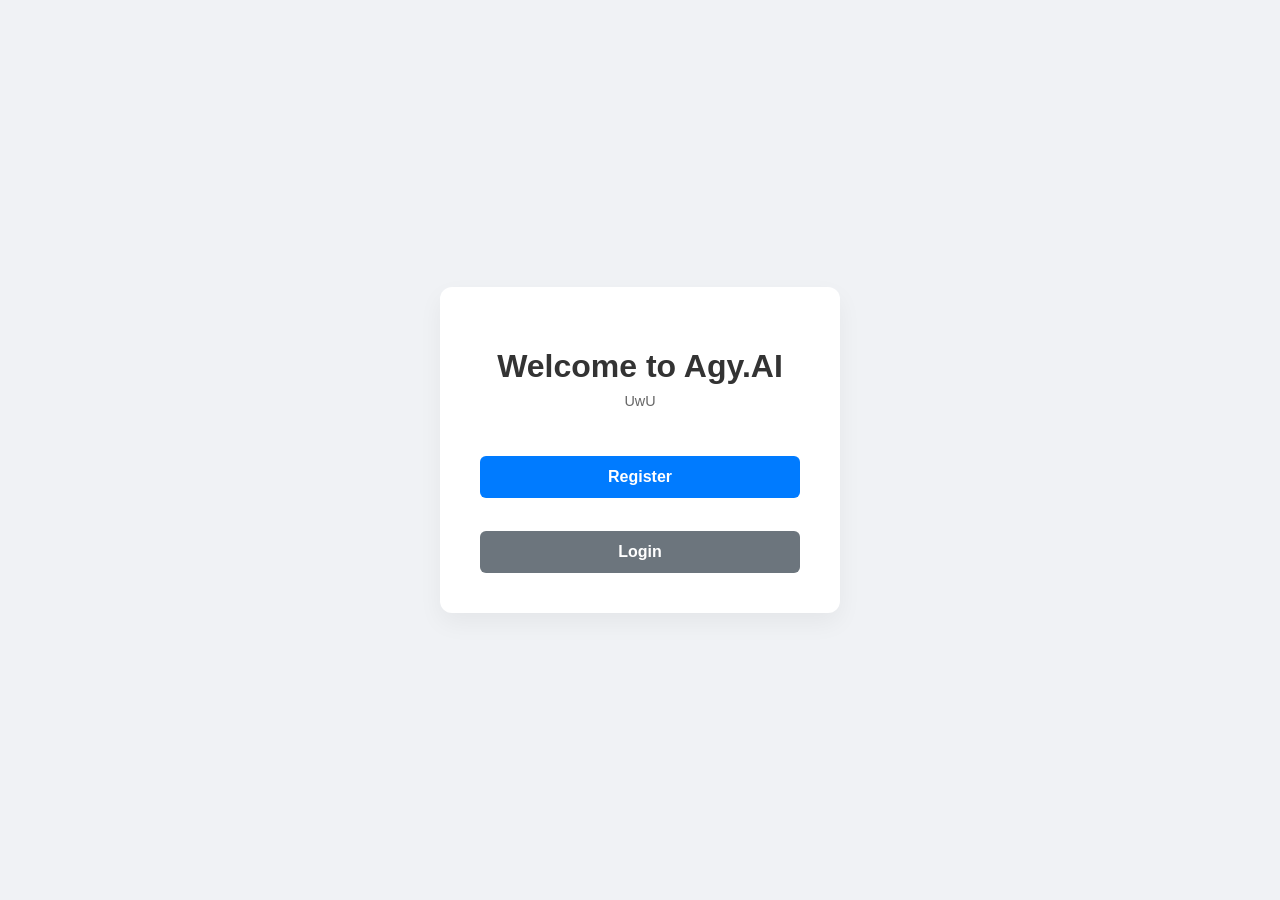
<file: templates/index.html>
<!DOCTYPE html>
<html lang="vi">
<head>
    <meta charset="UTF-8">
    <title>Agy.AI Home</title>
    <link rel="stylesheet" href="/static/css/style.css">
</head>
<body>
    <div class="container">
        <h1>Welcome to Agy.AI</h1>
        <p>UwU</p>
        <br>
        <a href="/register"><button>Register</button></a>
        <br><br>
        <a href="/login"><button style="background-color: #6c757d;">Login</button></a>
    </div>
</body>
</html>
</file>
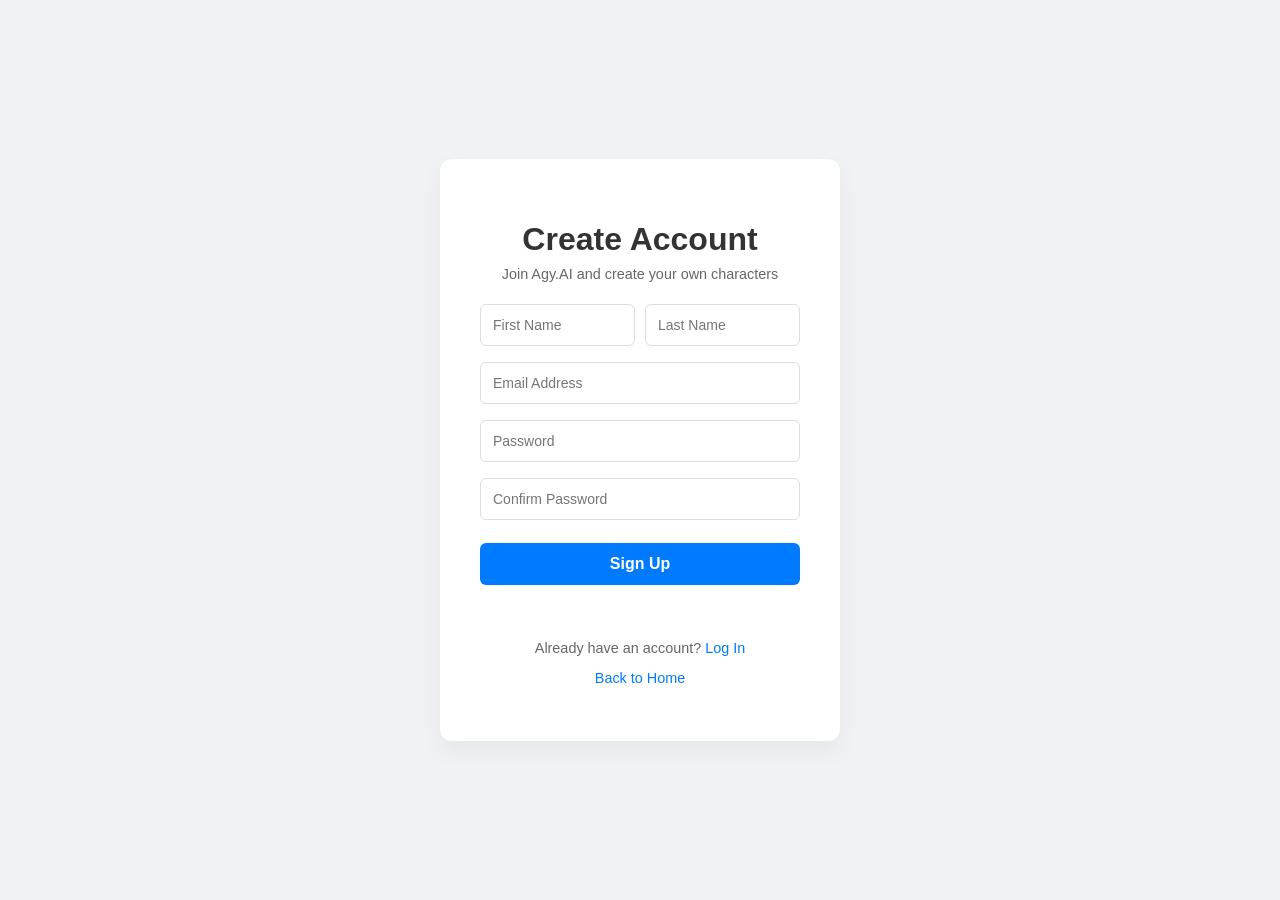
<file: templates/register.html>
<!DOCTYPE html>
<html lang="en">
<head>
    <meta charset="UTF-8">
    <meta name="viewport" content="width=device-width, initial-scale=1.0">
    <title>Sign Up - Agy.AI</title>
    <link rel="stylesheet" href="/static/css/style.css">
    <link rel="stylesheet" href="https://cdnjs.cloudflare.com/ajax/libs/font-awesome/6.0.0/css/all.min.css">
</head>
<body>
    <div class="container">
        <div class="header">
            <h1>Create Account</h1>
            <p>Join Agy.AI and create your own characters</p>
        </div>

        <form id="registerForm">
            <div class="input-group">
                <input type="text" id="firstName" placeholder="First Name" required>
                <input type="text" id="lastName" placeholder="Last Name" required>
            </div>
            
            <input type="email" id="email" placeholder="Email Address" required>
            
            <input type="password" id="password" placeholder="Password" required>
            <input type="password" id="confirmPassword" placeholder="Confirm Password" required>
            
            <button type="submit" id="submitBtn">Sign Up</button>
        </form>

        <div id="message" class="message"></div>

        <div class="footer-link">
            <p>Already have an account? <a href="/login">Log In</a></p>
            <p><a href="/">Back to Home</a></p>
        </div>
    </div>

    <script src="/static/js/register.js"></script>
</body>
</html>
</file>
<file: static/css/style.css>
body {
    font-family: 'Segoe UI', Tahoma, Geneva, Verdana, sans-serif;
    background-color: #f0f2f5;
    display: flex;
    justify-content: center;
    align-items: center;
    height: 100vh;
    margin: 0;
}
.container {
    background: white;
    padding: 2rem;
    border-radius: 10px;
    box-shadow: 0 4px 6px rgba(0,0,0,0.1);
    width: 350px;
    text-align: center;
}
input {
    width: 100%;
    padding: 10px;
    margin: 10px 0;
    border: 1px solid #ddd;
    border-radius: 5px;
    box-sizing: border-box;
}
button {
    width: 100%;
    padding: 10px;
    background-color: #007bff;
    color: white;
    border: none;
    border-radius: 5px;
    cursor: pointer;
    font-size: 16px;
}
button:hover {
    background-color: #0056b3;
}
.message {
    margin-top: 15px;
    font-size: 14px;
}
.success { color: green; }
.error { color: red; }
/* Reset cơ bản */
* { box-sizing: border-box; }

body {
    font-family: 'Segoe UI', Tahoma, Geneva, Verdana, sans-serif;
    background-color: #f0f2f5;
    display: flex;
    justify-content: center;
    align-items: center;
    height: 100vh;
    margin: 0;
}

.container {
    background: white;
    padding: 2.5rem;
    border-radius: 12px;
    box-shadow: 0 10px 25px rgba(0,0,0,0.05);
    width: 400px; /* Rộng hơn chút */
    text-align: center;
}

h1 { margin-bottom: 0.5rem; color: #333; }
p { margin-top: 0; color: #666; font-size: 0.9rem; }

/* Input Styles */
input {
    width: 100%;
    padding: 12px;
    margin: 8px 0;
    border: 1px solid #ddd;
    border-radius: 6px;
    font-size: 14px;
    transition: border 0.3s;
}

input:focus {
    border-color: #007bff;
    outline: none;
}

/* Nhóm 2 ô input trên 1 dòng (First/Last name) */
.input-group {
    display: flex;
    gap: 10px;
}

/* Button Styles */
button {
    width: 100%;
    padding: 12px;
    margin-top: 15px;
    background-color: #007bff;
    color: white;
    border: none;
    border-radius: 6px;
    cursor: pointer;
    font-size: 16px;
    font-weight: 600;
    transition: background 0.3s;
}

button:hover { background-color: #0056b3; }
button:disabled { cursor: not-allowed; }

/* Message Styles */
.message { margin-top: 15px; font-size: 14px; min-height: 20px; }
.success { color: #28a745; }
.error { color: #dc3545; }

/* Link Styles */
.footer-link { margin-top: 20px; font-size: 14px; }
a { color: #007bff; text-decoration: none; }
a:hover { text-decoration: underline; }
</file>
